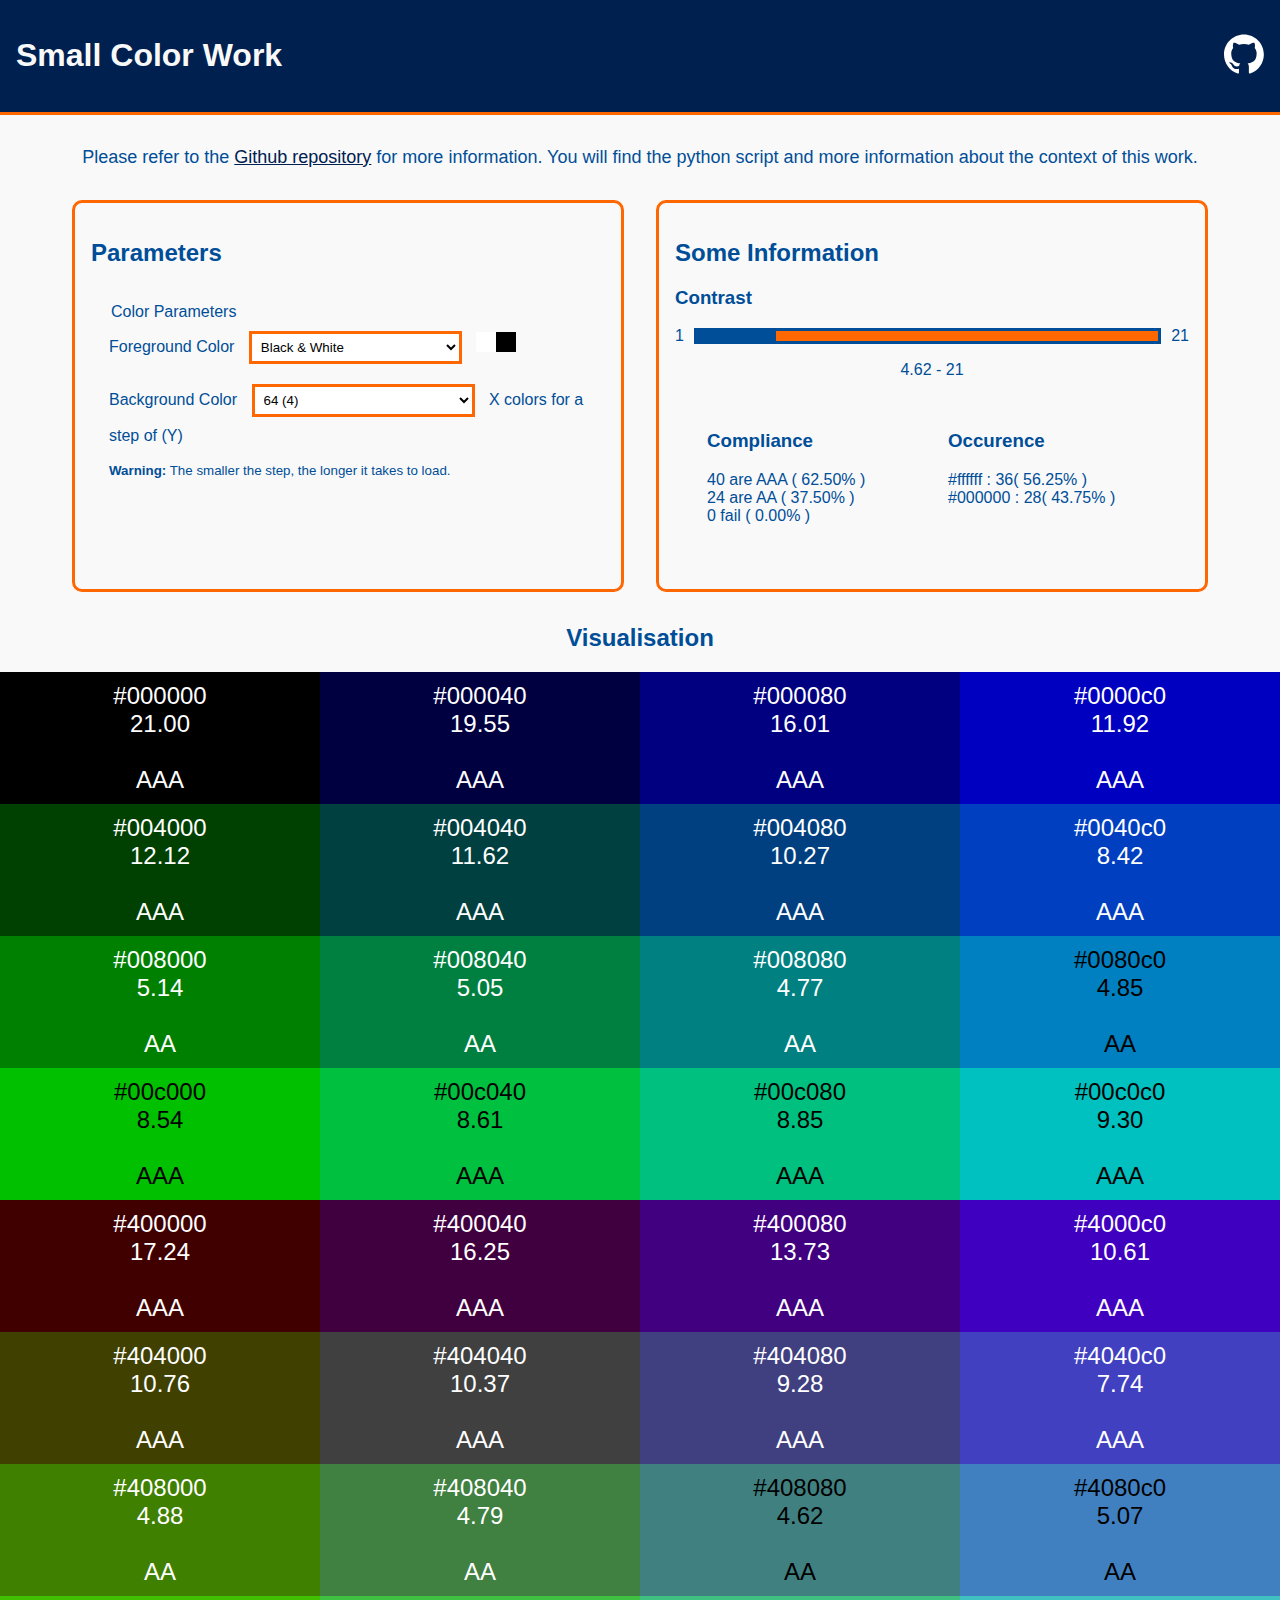
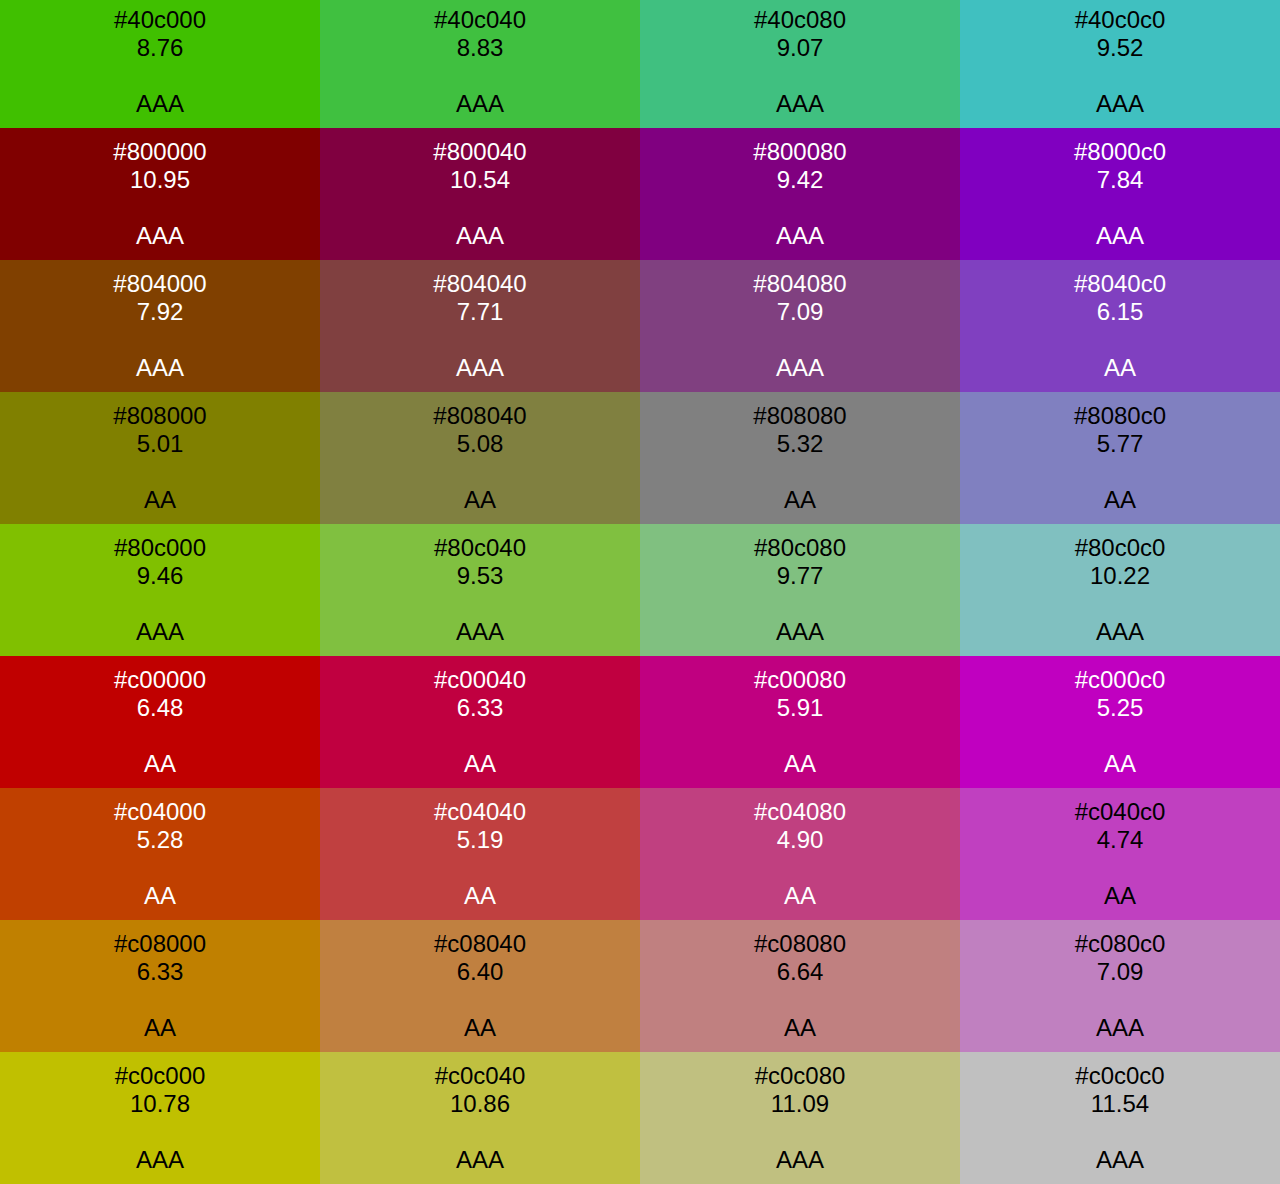
<file: index.html>
<!DOCTYPE html>
<html lang="en">

<head>
  <meta charset="UTF-8">
  <meta http-equiv="X-UA-Compatible" content="IE=edge">
  <meta name="viewport" content="width=device-width, initial-scale=1.0">
  <meta name="description" content="Small Color Work">
  <meta name="keywords" content="color, contrast, compliance, best color">
  <title>Small Color Work</title>
  <link rel="stylesheet" href="src/style.css">
</head>

<body>

  <header>
    <h1>Small Color Work</h1>
    <a href="https://github.com/Deuzwood/small-color-work" target="_blank" rel="noopener noreferrer"
      title="Github repository - small color work - new page">
      <svg viewBox="0 0 98 96" width="40" height="40" xmlns="http://www.w3.org/2000/svg">
        <path fill-rule="evenodd" clip-rule="evenodd"
          d="M48.854 0C21.839 0 0 22 0 49.217c0 21.756 13.993 40.172 33.405 46.69 2.427.49 3.316-1.059 3.316-2.362 0-1.141-.08-5.052-.08-9.127-13.59 2.934-16.42-5.867-16.42-5.867-2.184-5.704-5.42-7.17-5.42-7.17-4.448-3.015.324-3.015.324-3.015 4.934.326 7.523 5.052 7.523 5.052 4.367 7.496 11.404 5.378 14.235 4.074.404-3.178 1.699-5.378 3.074-6.6-10.839-1.141-22.243-5.378-22.243-24.283 0-5.378 1.94-9.778 5.014-13.2-.485-1.222-2.184-6.275.486-13.038 0 0 4.125-1.304 13.426 5.052a46.97 46.97 0 0 1 12.214-1.63c4.125 0 8.33.571 12.213 1.63 9.302-6.356 13.427-5.052 13.427-5.052 2.67 6.763.97 11.816.485 13.038 3.155 3.422 5.015 7.822 5.015 13.2 0 18.905-11.404 23.06-22.324 24.283 1.78 1.548 3.316 4.481 3.316 9.126 0 6.6-.08 11.897-.08 13.526 0 1.304.89 2.853 3.316 2.364 19.412-6.52 33.405-24.935 33.405-46.691C97.707 22 75.788 0 48.854 0z"
          fill="#fff" />
      </svg>
    </a>
  </header>

  <main>
    <div class="container">
      <div>
        <p id="info" class="text-center">
          Please refer to the <a href="https://github.com/Deuzwood/small-color-work" target="_blank"
            rel="noopener noreferrer" title="Github repository - small color work - new page">Github
            repository</a> for more information. You will find the python script and more
          information
          about
          the context of this work.
        </p>
      </div>

      <div class="col-2">
        <form>
          <h2>Parameters</h2>
          <fieldset>
            <div>
              <legend>Color Parameters</legend>
              <label for="colorType">Foreground Color</label>
              <select id="colorType">
                <option value="base" selected>Black & White</option>
                <option value="primary">Primary</option>
                <option value="secondary">Secondary</option>
                <option value="tertiary">Tertiary</option>
                <option value="all">Primary, Secondary & Tertiary</option>
              </select>

              <span data-color-type>
                <!-- Preview of the color type -->
              </span>

              <div>
                <label for="colorStep">Background Color</label>
                <select id="colorStep">
                  <option value="64" selected>64 (4)</option>
                  <option value="32">32 (1024)</option>
                  <option value="16">16 (4096)</option>
                  <option value="8">8 (32768) ⚠ May be slow</option>
                  <option value="4">4 (262144) ⚠ May be very slow</option>
                </select> <span>X colors for a step of (Y)</span>

                <p>
                  <small>
                    <strong>Warning:</strong> The smaller the step, the longer it takes to load.
                  </small>
                </p>
              </div>

          </fieldset>
        </form>

        <div id="rapport">
          <h2>Some Information</h2>
          <h3>Contrast</h3>
          <!--  Show two progress bar from 1:21 -->
          <div
            style="display: flex; justify-content: space-between; gap:10px; align-items: center;">
            <span>1</span>
            <div id="contrastBarInit" style="
              height: 10px;
              display: flex; flex: auto;
              "></div>
            <span>21</span>
          </div>
          <p id="contrast" class="text-center">
            <!--  Show the contrast -->
          </p>

          <div class="col-2">
            <div>
              <h3>Compliance</h3>
              <p id="compliance">
                <!--  Show the compliance -->
              </p>
            </div>
            <div>
              <h3>Occurence</h3>
              <p id="bestColor">
                <!--  Show the best color -->
              </p>
            </div>
          </div>
        </div>
      </div>
    </div>

    <h2 class="text-center">Visualisation</h2>
    <div id="results">
      <!--  results are loaded here -->
    </div>
  </main>
</body>

<script src="src/script.js"></script>

</html>
</file>
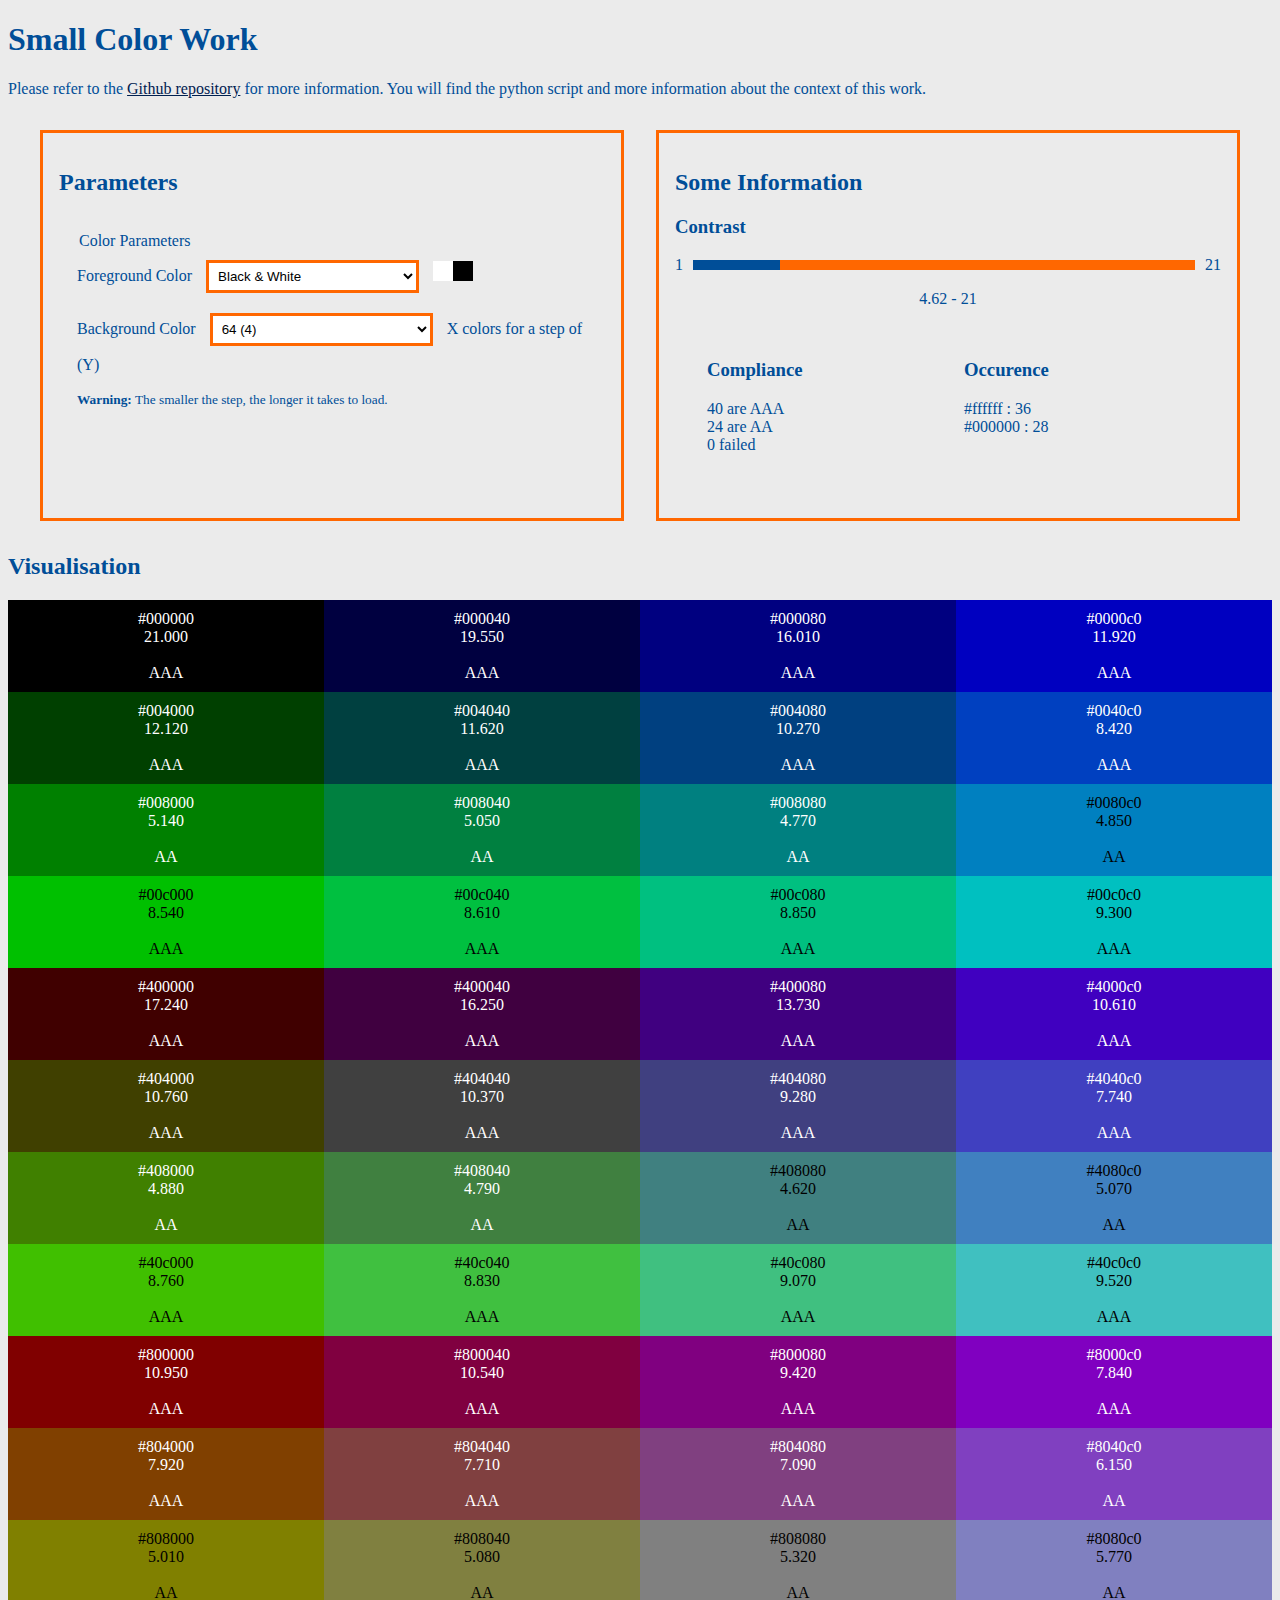
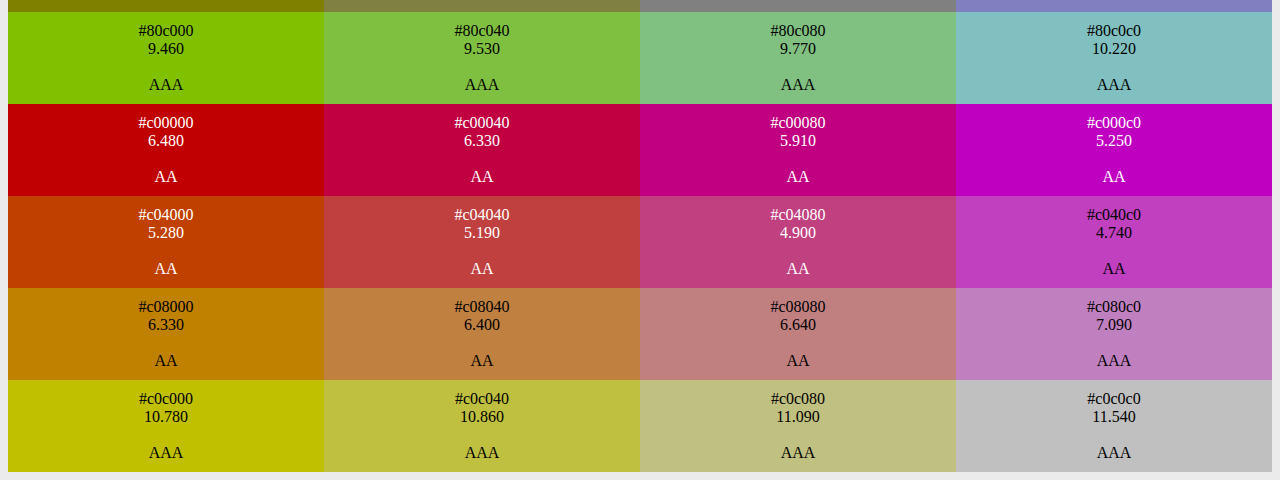
<file: site/index.html>
<!DOCTYPE html>
<html lang="en">

<head>
  <meta charset="UTF-8">
  <meta http-equiv="X-UA-Compatible" content="IE=edge">
  <meta name="viewport" content="width=device-width, initial-scale=1.0">
  <meta name="description" content="Small Color Work">
  <meta name="keywords" content="color, contrast, compliance, best color">
  <title>Small Color Work</title>
  <link rel="stylesheet" href="style.css">
</head>

<body>

  <header>
    <h1>Small Color Work</h1>
  </header>

  <main>
    <div>
      <p>
        Please refer to the <a href="https://github.com/Deuzwood/small-color-work" target="_blank"
          rel="noopener noreferrer" title="Github repository - small color work - new page">Github
          repository</a> for more information. You will find the python script and more information
        about
        the context of this work.
      </p>
    </div>

    <div class="col-2">
      <form>
        <h2>Parameters</h2>
        <fieldset>
          <div>
            <legend>Color Parameters</legend>
            <label for="colorType">Foreground Color</label>
            <select id="colorType">
              <option value="base" selected>Black & White</option>
              <option value="primary">Primary</option>
              <option value="secondary">Secondary</option>
              <option value="tertiary">Tertiary</option>
              <option value="all">Primary, Secondary & Tertiary</option>
            </select>

            <span data-color-type>
              <!-- Preview of the color type -->
            </span>

            <div>
              <label for="colorStep">Background Color</label>
              <select id="colorStep">
                <option value="64" selected>64 (4)</option>
                <option value="32">32 (1024)</option>
                <option value="16">16 (4096)</option>
                <option value="8">8 (32768) ⚠ May be slow</option>
                <option value="4">4 (262144) ⚠ May be very slow</option>
              </select> <span>X colors for a step of (Y)</span>

              <p>
                <small>
                  <strong>Warning:</strong> The smaller the step, the longer it takes to load.
                </small>
              </p>
            </div>

        </fieldset>
      </form>

      <div id="rapport">
        <h2>Some Information</h2>
        <h3>Contrast</h3>
        <!--  Show two progress bar from 1:21 -->
        <div style="display: flex; justify-content: space-between; gap:10px; align-items: center;">
          <span>1</span>
          <div id="contrastBarInit" style="
            height: 10px;
            display: flex; flex: auto;
            "></div>
          <span>21</span>
        </div>
        <p id="contrast" class="text-center">
          <!--  Show the contrast -->
        </p>

        <div class="col-2">
          <div>
            <h3>Compliance</h3>
            <p id="compliance">
              <!--  Show the compliance -->
            </p>
          </div>
          <div>
            <h3>Occurence</h3>
            <p id="bestColor">
              <!--  Show the best color -->
            </p>
          </div>
        </div>
      </div>
    </div>

    <h2>Visualisation</h2>
    <div id="results">
      <!--  results are loaded here -->
    </div>
  </main>
</body>

<script src="script.js"></script>

</html>
</file>
<file: src/style.css>
:root {
    --safety-orange-blaze-orange: #ff6700;
    --very-light-gray: #f9f9f9;
    --deep-blue: #002050;
    --usafa-blue: #004e98;
}

html, body {
    background-color: var(--very-light-gray);
    color: var(--usafa-blue);
    font-family: Arial, Helvetica, sans-serif;
    margin: 0;
    padding: 0;
}

header {
    background-color: var(--deep-blue);
    color: var(--very-light-gray);
    padding: 1rem;
    display: flex;
    justify-content: space-between;
    align-items: center;
    border-bottom: 3px solid var(--safety-orange-blaze-orange);
    margin-bottom: 2rem;
}

header a:hover svg path {
    fill: var(--very-light-gray);
}

header a:hover {
    border: 3px solid var(--safety-orange-blaze-orange);
    border-radius: 100%;
}

form select {
    margin: 10px;
    border: 3px solid var(--safety-orange-blaze-orange);
    border-radius: 0;
    padding: 5px;
    background: #fff;
}

form, #rapport {
    border: 3px solid var(--safety-orange-blaze-orange);
    padding: 1rem;
    border-radius: 10px;
}

fieldset {
    border: 0;
    padding: 1rem;
}

a, a:visited {
    color: var(--deep-blue);
}



#info {
    font-size: large;
}

#results {
    display: grid;
}

#results.col-64 {
    grid-template-columns: repeat(64, 1fr);
    font-size: 0.8rem;
}

#results.col-32 {
    grid-template-columns: repeat(32, 1fr);
}

#results.col-16 {
    grid-template-columns: repeat(16, 1fr);
    font-size: 1.2rem;
}

#results.col-8 {
    grid-template-columns: repeat(8, 1fr);
    font-size: 1.4rem;
}

#results.col-4 {
    grid-template-columns: repeat(4, 1fr);
    font-size: 1.5rem;
}

#results > div {
    padding: 10px;
}

[data-color-type] {
    display: inline-block; 
}

[data-color-type] span {
    height: 20px;
    width: 20px;
    display: inline-block;
}

#contrastBarInit {
    border: 3px solid var(--usafa-blue);
}   

/**** Utility Classes ****/
.container {
    max-width: 1200px;
    margin: 0 auto;
}

.hidden {
    display: none!important;
}

.col-2 {
    display: grid;
    grid-template-columns: repeat(2, 1fr);
    gap: 2rem;
    margin: 2rem;
}

.text-center {
    text-align: center;
}
</file>
<file: site/style.css>
:root {
    --safety-orange-blaze-orange: #ff6700;
    --platinum: #ebebeb;
    --deep-blue: #002050;
    --usafa-blue: #004e98;
     
}

html, body {
    background-color: var(--platinum);
    color: var(--usafa-blue);
}

#results {
    display: grid;
}

#results.col-64 {
    grid-template-columns: repeat(64, 1fr);
}

#results.col-32 {
    grid-template-columns: repeat(32, 1fr);
}

#results.col-16 {
    grid-template-columns: repeat(16, 1fr);
}

#results.col-8 {
    grid-template-columns: repeat(8, 1fr);
}

#results.col-4 {
    grid-template-columns: repeat(4, 1fr);
}

#results > div {
    padding: 10px;
}

form select {
    margin: 10px;
    border: 3px solid var(--safety-orange-blaze-orange);
    border-radius: 0;
    padding: 5px;
    background: #fff;
}

form, #rapport {
    border: 3px solid var(--safety-orange-blaze-orange);
    padding: 1rem;
}

fieldset {
    border: 0;
    padding: 1rem;
}

a, a:visited {
    color: var(--deep-blue);
}

.col-2 {
    display: grid;
    grid-template-columns: repeat(2, 1fr);
    gap: 2rem;
    margin: 2rem;
}

.text-center {
    text-align: center;
}

[data-color-type] {
    display: inline-block; 
}

[data-color-type] span {
    height: 20px;
    width: 20px;
    display: inline-block;
}

.hidden {
    display: none!important;
}
</file>
